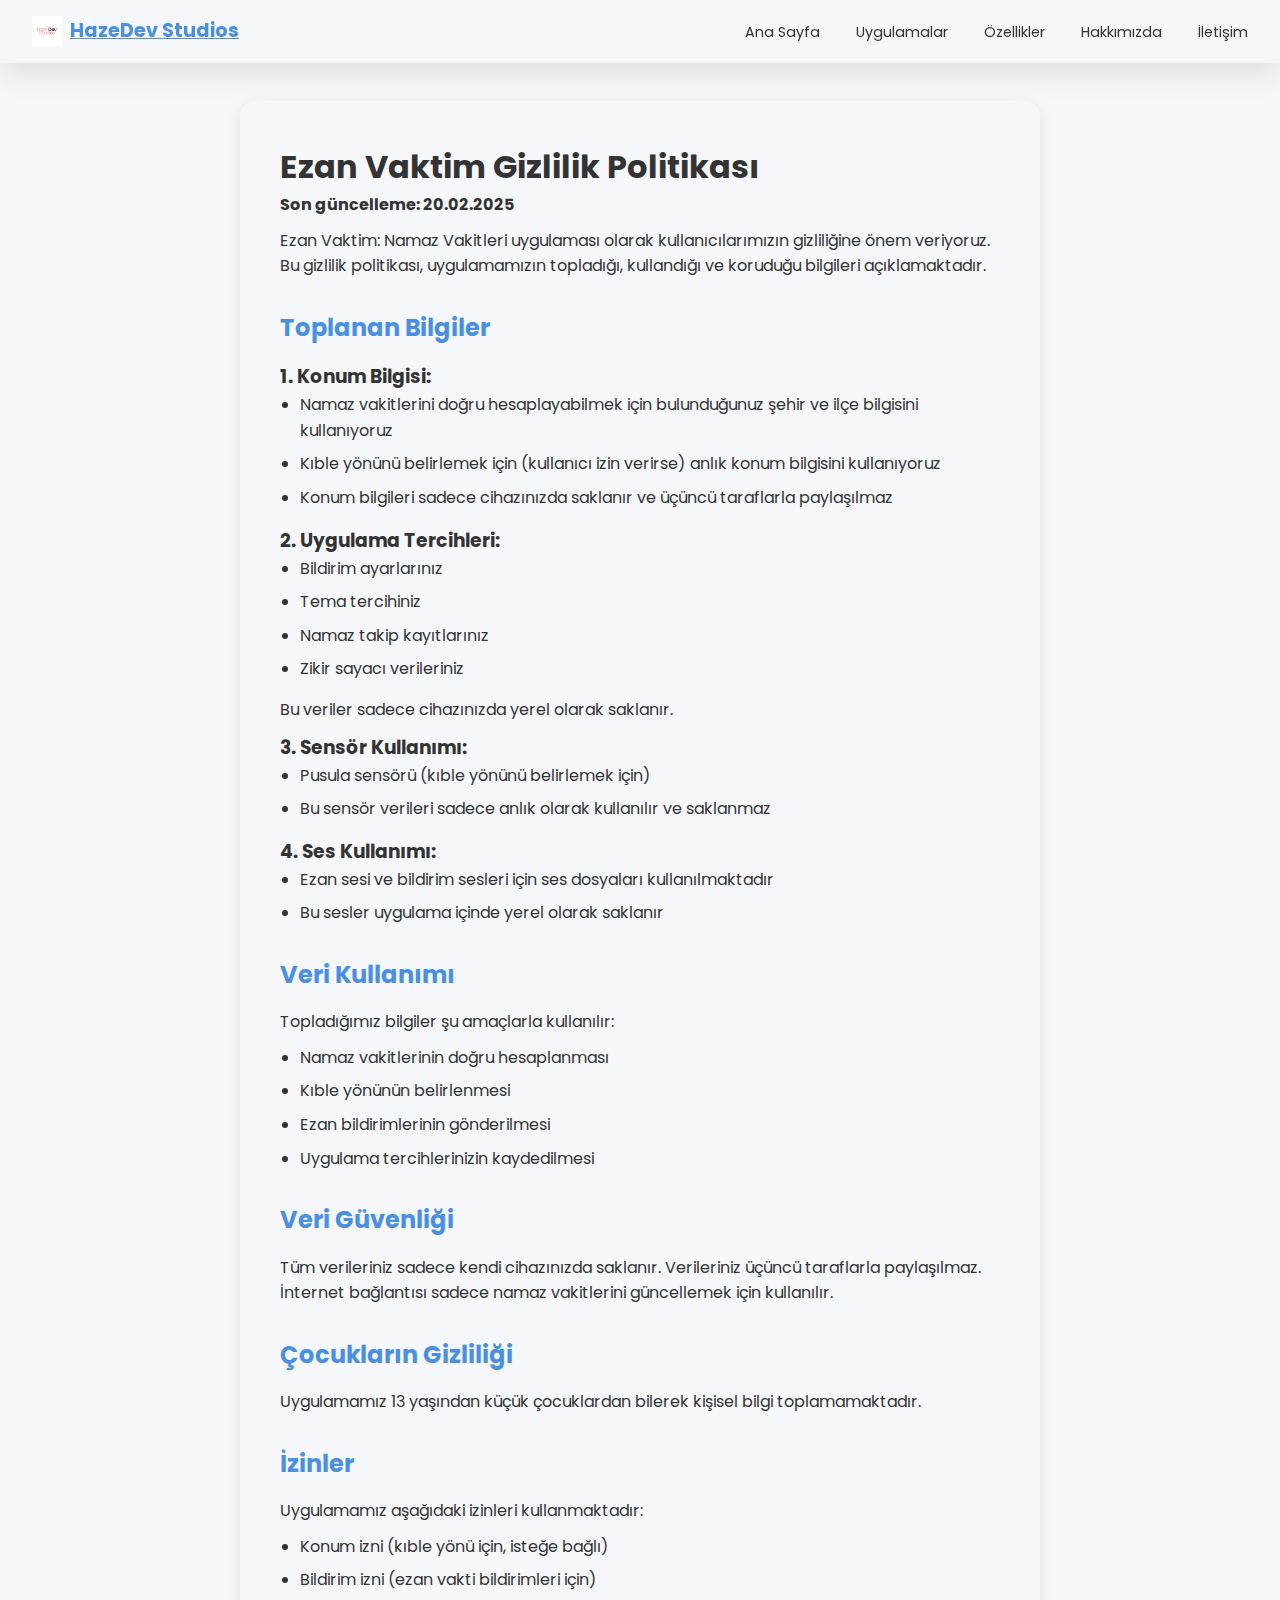
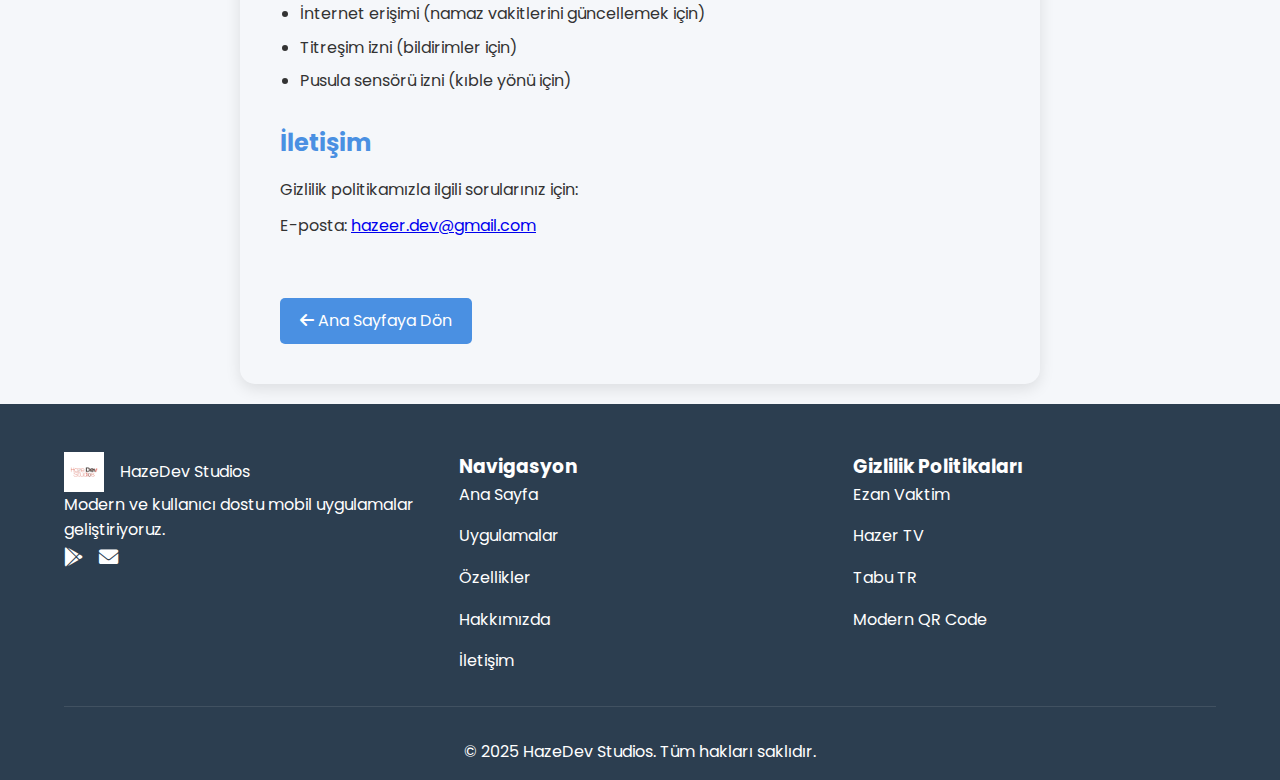
<file: ezan-vaktim-privacy.html>
<!DOCTYPE html>
<html lang="tr">
<head>
    <meta charset="UTF-8">
    <meta name="viewport" content="width=device-width, initial-scale=1.0">
    <title>Ezan Vaktim Gizlilik Politikası - HazeDev Studios</title>
    <link rel="stylesheet" href="style.css">
    <link rel="stylesheet" href="https://cdnjs.cloudflare.com/ajax/libs/font-awesome/6.0.0/css/all.min.css">
    <link href="https://fonts.googleapis.com/css2?family=Poppins:wght@300;400;500;600;700&display=swap" rel="stylesheet">
    <style>
        body {
            padding-top: 81px;
        }
        .navbar {
            position: fixed;
            top: 0;
            left: 0;
            right: 0;
            z-index: 1000;
            background: var(--bg-color);
        }
        .privacy-content {
            max-width: 800px;
            margin: 20px auto;
            padding: 40px;
            background: var(--card-bg);
            border-radius: 15px;
            box-shadow: 0 5px 15px rgba(0,0,0,0.1);
        }
        .privacy-section {
            margin-bottom: 30px;
        }
        .privacy-section h2 {
            color: var(--primary-color);
            margin-bottom: 15px;
        }
        .privacy-section p {
            margin-bottom: 10px;
            line-height: 1.6;
        }
        .privacy-section ul {
            margin-left: 20px;
            margin-bottom: 15px;
        }
        .privacy-section li {
            margin-bottom: 8px;
            line-height: 1.6;
        }
        .back-button {
            display: inline-block;
            margin-top: 30px;
            padding: 10px 20px;
            background: var(--primary-color);
            color: white;
            text-decoration: none;
            border-radius: 5px;
            transition: all 0.3s ease;
        }
        .back-button:hover {
            background: var(--secondary-color);
            transform: translateY(-2px);
        }
    </style>
</head>
<body>
    <nav class="navbar">
        <a href="index.html" class="logo">
            <img src="assets/logo.png" alt="HazeDev Studios Logo">
            HazeDev Studios
        </a>
        <div class="nav-links">
            <a href="index.html#anasayfa">Ana Sayfa</a>
            <a href="index.html#uygulamalar">Uygulamalar</a>
            <a href="index.html#ozellikler">Özellikler</a>
            <a href="index.html#hakkimizda">Hakkımızda</a>
            <a href="index.html#iletisim">İletişim</a>
        </div>
    </nav>

    <section class="privacy-content">
        <h1>Ezan Vaktim Gizlilik Politikası</h1>
        
        <div class="privacy-section">
            <p><strong>Son güncelleme: 20.02.2025</strong></p>
            <p>Ezan Vaktim: Namaz Vakitleri uygulaması olarak kullanıcılarımızın gizliliğine önem veriyoruz. Bu gizlilik politikası, uygulamamızın topladığı, kullandığı ve koruduğu bilgileri açıklamaktadır.</p>
        </div>

        <div class="privacy-section">
            <h2>Toplanan Bilgiler</h2>
            <h3>1. Konum Bilgisi:</h3>
            <ul>
                <li>Namaz vakitlerini doğru hesaplayabilmek için bulunduğunuz şehir ve ilçe bilgisini kullanıyoruz</li>
                <li>Kıble yönünü belirlemek için (kullanıcı izin verirse) anlık konum bilgisini kullanıyoruz</li>
                <li>Konum bilgileri sadece cihazınızda saklanır ve üçüncü taraflarla paylaşılmaz</li>
            </ul>

            <h3>2. Uygulama Tercihleri:</h3>
            <ul>
                <li>Bildirim ayarlarınız</li>
                <li>Tema tercihiniz</li>
                <li>Namaz takip kayıtlarınız</li>
                <li>Zikir sayacı verileriniz</li>
            </ul>
            <p>Bu veriler sadece cihazınızda yerel olarak saklanır.</p>

            <h3>3. Sensör Kullanımı:</h3>
            <ul>
                <li>Pusula sensörü (kıble yönünü belirlemek için)</li>
                <li>Bu sensör verileri sadece anlık olarak kullanılır ve saklanmaz</li>
            </ul>

            <h3>4. Ses Kullanımı:</h3>
            <ul>
                <li>Ezan sesi ve bildirim sesleri için ses dosyaları kullanılmaktadır</li>
                <li>Bu sesler uygulama içinde yerel olarak saklanır</li>
            </ul>
        </div>

        <div class="privacy-section">
            <h2>Veri Kullanımı</h2>
            <p>Topladığımız bilgiler şu amaçlarla kullanılır:</p>
            <ul>
                <li>Namaz vakitlerinin doğru hesaplanması</li>
                <li>Kıble yönünün belirlenmesi</li>
                <li>Ezan bildirimlerinin gönderilmesi</li>
                <li>Uygulama tercihlerinizin kaydedilmesi</li>
            </ul>
        </div>

        <div class="privacy-section">
            <h2>Veri Güvenliği</h2>
            <p>Tüm verileriniz sadece kendi cihazınızda saklanır. Verileriniz üçüncü taraflarla paylaşılmaz. İnternet bağlantısı sadece namaz vakitlerini güncellemek için kullanılır.</p>
        </div>

        <div class="privacy-section">
            <h2>Çocukların Gizliliği</h2>
            <p>Uygulamamız 13 yaşından küçük çocuklardan bilerek kişisel bilgi toplamamaktadır.</p>
        </div>

        <div class="privacy-section">
            <h2>İzinler</h2>
            <p>Uygulamamız aşağıdaki izinleri kullanmaktadır:</p>
            <ul>
                <li>Konum izni (kıble yönü için, isteğe bağlı)</li>
                <li>Bildirim izni (ezan vakti bildirimleri için)</li>
                <li>İnternet erişimi (namaz vakitlerini güncellemek için)</li>
                <li>Titreşim izni (bildirimler için)</li>
                <li>Pusula sensörü izni (kıble yönü için)</li>
            </ul>
        </div>

        <div class="privacy-section">
            <h2>İletişim</h2>
            <p>Gizlilik politikamızla ilgili sorularınız için:</p>
            <p>E-posta: <a href="mailto:hazeer.dev@gmail.com">hazeer.dev@gmail.com</a></p>
        </div>

        <a href="index.html" class="back-button">
            <i class="fas fa-arrow-left"></i> Ana Sayfaya Dön
        </a>
    </section>

    <footer>
        <div class="footer-content">
            <div class="footer-section footer-brand">
                <div class="footer-logo">
                    <img src="assets/logo.png" alt="HazeDev Studios Logo">
                    <span>HazeDev Studios</span>
                </div>
                <p class="footer-description">Modern ve kullanıcı dostu mobil uygulamalar geliştiriyoruz.</p>
                <div class="footer-social">
                    <a href="https://play.google.com/store/apps/dev?id=8443591393731960192" target="_blank" title="Google Play"><i class="fab fa-google-play"></i></a>
                    <a href="mailto:hazeer.dev@gmail.com" title="E-posta"><i class="fas fa-envelope"></i></a>
                </div>
            </div>
            <div class="footer-section">
                <h3 class="footer-title">Navigasyon</h3>
                <div class="footer-links">
                    <a href="index.html#anasayfa">Ana Sayfa</a>
                    <a href="index.html#uygulamalar">Uygulamalar</a>
                    <a href="index.html#ozellikler">Özellikler</a>
                    <a href="index.html#hakkimizda">Hakkımızda</a>
                    <a href="index.html#iletisim">İletişim</a>
                </div>
            </div>
            <div class="footer-section">
                <h3 class="footer-title">Gizlilik Politikaları</h3>
                <div class="footer-links">
                    <a href="ezan-vaktim-privacy.html">Ezan Vaktim</a>
                    <a href="hazer-tv-privacy.html">Hazer TV</a>
                    <a href="tabu-tr-privacy.html">Tabu TR</a>
                    <a href="modern-qr-privacy.html">Modern QR Code</a>
                </div>
            </div>
        </div>
        <div class="footer-bottom">
            <p>&copy; 2025 HazeDev Studios. Tüm hakları saklıdır.</p>
        </div>
    </footer>

    <script src="script.js"></script>
</body>
</html>
</file>
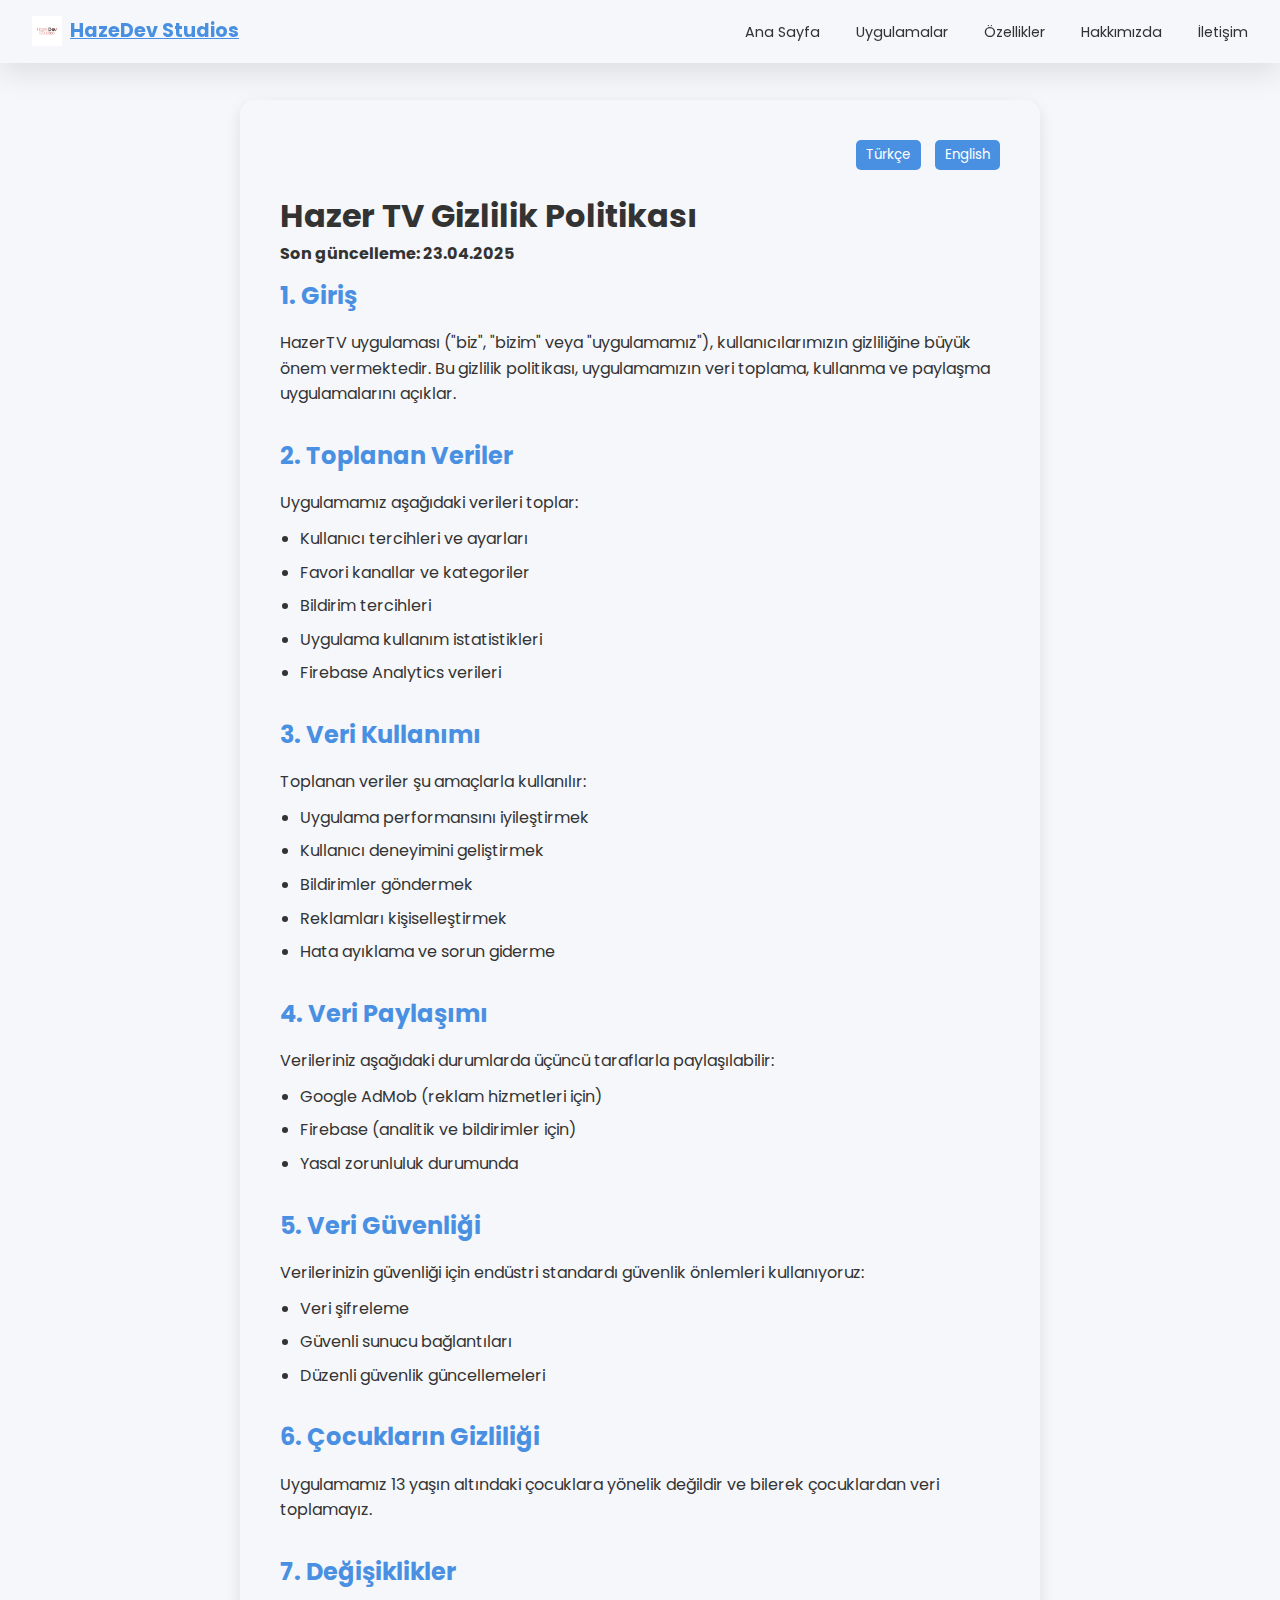
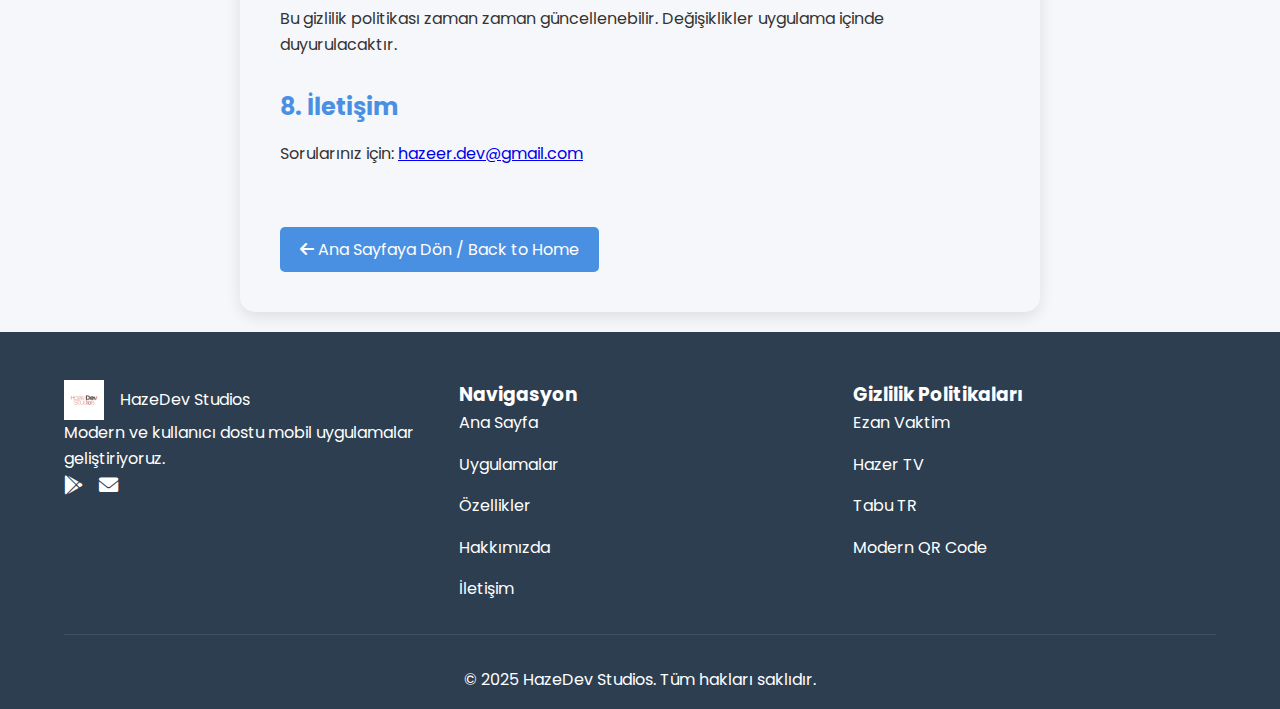
<file: hazer-tv-privacy.html>
<!DOCTYPE html>
<html lang="tr">
<head>
    <meta charset="UTF-8">
    <meta name="viewport" content="width=device-width, initial-scale=1.0">
    <title>Hazer TV Gizlilik Politikası - HazeDev Studios</title>
    <link rel="stylesheet" href="style.css">
    <link rel="stylesheet" href="https://cdnjs.cloudflare.com/ajax/libs/font-awesome/6.0.0/css/all.min.css">
    <link href="https://fonts.googleapis.com/css2?family=Poppins:wght@300;400;500;600;700&display=swap" rel="stylesheet">
    <style>
        body {
            padding-top: 80px;
        }
        .navbar {
            position: fixed;
            top: 0;
            left: 0;
            right: 0;
            z-index: 1000;
            background: var(--bg-color);
        }
        .privacy-content {
            max-width: 800px;
            margin: 20px auto;
            padding: 40px;
            background: var(--card-bg);
            border-radius: 15px;
            box-shadow: 0 5px 15px rgba(0,0,0,0.1);
        }
        .privacy-section {
            margin-bottom: 30px;
        }
        .privacy-section h2 {
            color: var(--primary-color);
            margin-bottom: 15px;
        }
        .privacy-section p {
            margin-bottom: 10px;
            line-height: 1.6;
        }
        .privacy-section ul {
            margin-left: 20px;
            margin-bottom: 15px;
        }
        .privacy-section li {
            margin-bottom: 8px;
            line-height: 1.6;
        }
        .back-button {
            display: inline-block;
            margin-top: 30px;
            padding: 10px 20px;
            background: var(--primary-color);
            color: white;
            text-decoration: none;
            border-radius: 5px;
            transition: all 0.3s ease;
        }
        .back-button:hover {
            background: var(--secondary-color);
            transform: translateY(-2px);
        }
        .language-switch {
            margin-bottom: 20px;
            text-align: right;
        }
        .language-switch button {
            padding: 5px 10px;
            margin-left: 10px;
            background: var(--primary-color);
            color: white;
            border: none;
            border-radius: 5px;
            cursor: pointer;
        }
        .language-switch button:hover {
            background: var(--secondary-color);
        }
    </style>
</head>
<body>
    <nav class="navbar">
        <a href="index.html#anasayfa" class="logo">
            <img src="assets/logo.png" alt="HazeDev Studios Logo">
            HazeDev Studios
        </a>
        <div class="nav-links">
            <a href="index.html#anasayfa">Ana Sayfa</a>
            <a href="index.html#uygulamalar">Uygulamalar</a>
            <a href="index.html#ozellikler">Özellikler</a>
            <a href="index.html#hakkimizda">Hakkımızda</a>
            <a href="index.html#iletisim">İletişim</a>
        </div>
    </nav>

    <section class="privacy-content">
        <div class="language-switch">
            <button onclick="showTurkish()">Türkçe</button>
            <button onclick="showEnglish()">English</button>
        </div>

        <div id="turkish-content">
            <h1>Hazer TV Gizlilik Politikası</h1>
            
            <div class="privacy-section">
                <p><strong>Son güncelleme: 23.04.2025</strong></p>
                <h2>1. Giriş</h2>
                <p>HazerTV uygulaması ("biz", "bizim" veya "uygulamamız"), kullanıcılarımızın gizliliğine büyük önem vermektedir. Bu gizlilik politikası, uygulamamızın veri toplama, kullanma ve paylaşma uygulamalarını açıklar.</p>
            </div>

            <div class="privacy-section">
                <h2>2. Toplanan Veriler</h2>
                <p>Uygulamamız aşağıdaki verileri toplar:</p>
                <ul>
                    <li>Kullanıcı tercihleri ve ayarları</li>
                    <li>Favori kanallar ve kategoriler</li>
                    <li>Bildirim tercihleri</li>
                    <li>Uygulama kullanım istatistikleri</li>
                    <li>Firebase Analytics verileri</li>
                </ul>
            </div>

            <div class="privacy-section">
                <h2>3. Veri Kullanımı</h2>
                <p>Toplanan veriler şu amaçlarla kullanılır:</p>
                <ul>
                    <li>Uygulama performansını iyileştirmek</li>
                    <li>Kullanıcı deneyimini geliştirmek</li>
                    <li>Bildirimler göndermek</li>
                    <li>Reklamları kişiselleştirmek</li>
                    <li>Hata ayıklama ve sorun giderme</li>
                </ul>
            </div>

            <div class="privacy-section">
                <h2>4. Veri Paylaşımı</h2>
                <p>Verileriniz aşağıdaki durumlarda üçüncü taraflarla paylaşılabilir:</p>
                <ul>
                    <li>Google AdMob (reklam hizmetleri için)</li>
                    <li>Firebase (analitik ve bildirimler için)</li>
                    <li>Yasal zorunluluk durumunda</li>
                </ul>
            </div>

            <div class="privacy-section">
                <h2>5. Veri Güvenliği</h2>
                <p>Verilerinizin güvenliği için endüstri standardı güvenlik önlemleri kullanıyoruz:</p>
                <ul>
                    <li>Veri şifreleme</li>
                    <li>Güvenli sunucu bağlantıları</li>
                    <li>Düzenli güvenlik güncellemeleri</li>
                </ul>
            </div>

            <div class="privacy-section">
                <h2>6. Çocukların Gizliliği</h2>
                <p>Uygulamamız 13 yaşın altındaki çocuklara yönelik değildir ve bilerek çocuklardan veri toplamayız.</p>
            </div>

            <div class="privacy-section">
                <h2>7. Değişiklikler</h2>
                <p>Bu gizlilik politikası zaman zaman güncellenebilir. Değişiklikler uygulama içinde duyurulacaktır.</p>
            </div>

            <div class="privacy-section">
                <h2>8. İletişim</h2>
                <p>Sorularınız için: <a href="mailto:hazeer.dev@gmail.com">hazeer.dev@gmail.com</a></p>
            </div>
        </div>

        <div id="english-content" style="display: none;">
            <h1>Hazer TV Privacy Policy</h1>
            
            <div class="privacy-section">
                <p><strong>Last updated: April 23, 2025</strong></p>
                <h2>1. Introduction</h2>
                <p>The HazerTV application ("we", "our" or "our app") takes your privacy seriously. This privacy policy describes our data collection, use, and sharing practices.</p>
            </div>

            <div class="privacy-section">
                <h2>2. Data Collection</h2>
                <p>Our app collects the following data:</p>
                <ul>
                    <li>User preferences and settings</li>
                    <li>Favorite channels and categories</li>
                    <li>Notification preferences</li>
                    <li>App usage statistics</li>
                    <li>Firebase Analytics data</li>
                </ul>
            </div>

            <div class="privacy-section">
                <h2>3. Data Usage</h2>
                <p>Collected data is used for:</p>
                <ul>
                    <li>Improving app performance</li>
                    <li>Enhancing user experience</li>
                    <li>Sending notifications</li>
                    <li>Personalizing advertisements</li>
                    <li>Debugging and troubleshooting</li>
                </ul>
            </div>

            <div class="privacy-section">
                <h2>4. Data Sharing</h2>
                <p>Your data may be shared with third parties in the following cases:</p>
                <ul>
                    <li>Google AdMob (for advertising services)</li>
                    <li>Firebase (for analytics and notifications)</li>
                    <li>When required by law</li>
                </ul>
            </div>

            <div class="privacy-section">
                <h2>5. Data Security</h2>
                <p>We use industry-standard security measures to protect your data:</p>
                <ul>
                    <li>Data encryption</li>
                    <li>Secure server connections</li>
                    <li>Regular security updates</li>
                </ul>
            </div>

            <div class="privacy-section">
                <h2>6. Children's Privacy</h2>
                <p>Our app is not directed at children under 13 and we do not knowingly collect data from children.</p>
            </div>

            <div class="privacy-section">
                <h2>7. Changes</h2>
                <p>This privacy policy may be updated from time to time. Changes will be announced within the app.</p>
            </div>

            <div class="privacy-section">
                <h2>8. Contact</h2>
                <p>For questions: <a href="mailto:hazeer.dev@gmail.com">hazeer.dev@gmail.com</a></p>
            </div>
        </div>

        <a href="index.html" class="back-button">
            <i class="fas fa-arrow-left"></i> Ana Sayfaya Dön / Back to Home
        </a>
    </section>

    <footer>
        <div class="footer-content">
            <div class="footer-section footer-brand">
                <div class="footer-logo">
                    <img src="assets/logo.png" alt="HazeDev Studios Logo">
                    <span>HazeDev Studios</span>
                </div>
                <p class="footer-description">Modern ve kullanıcı dostu mobil uygulamalar geliştiriyoruz.</p>
                <div class="footer-social">
                    <a href="https://play.google.com/store/apps/dev?id=8443591393731960192" target="_blank" title="Google Play"><i class="fab fa-google-play"></i></a>
                    <a href="mailto:hazeer.dev@gmail.com" title="E-posta"><i class="fas fa-envelope"></i></a>
                </div>
            </div>
            <div class="footer-section">
                <h3 class="footer-title">Navigasyon</h3>
                <div class="footer-links">
                    <a href="index.html#anasayfa">Ana Sayfa</a>
                    <a href="index.html#uygulamalar">Uygulamalar</a>
                    <a href="index.html#ozellikler">Özellikler</a>
                    <a href="index.html#hakkimizda">Hakkımızda</a>
                    <a href="index.html#iletisim">İletişim</a>
                </div>
            </div>
            <div class="footer-section">
                <h3 class="footer-title">Gizlilik Politikaları</h3>
                <div class="footer-links">
                    <a href="ezan-vaktim-privacy.html">Ezan Vaktim</a>
                    <a href="hazer-tv-privacy.html">Hazer TV</a>
                    <a href="tabu-tr-privacy.html">Tabu TR</a>
                    <a href="modern-qr-privacy.html">Modern QR Code</a>
                </div>
            </div>
        </div>
        <div class="footer-bottom">
            <p>&copy; 2025 HazeDev Studios. Tüm hakları saklıdır.</p>
        </div>
    </footer>

    <script>
        function showTurkish() {
            document.getElementById('turkish-content').style.display = 'block';
            document.getElementById('english-content').style.display = 'none';
        }

        function showEnglish() {
            document.getElementById('turkish-content').style.display = 'none';
            document.getElementById('english-content').style.display = 'block';
        }
    </script>
    <script src="script.js"></script>
</body>
</html>
</file>
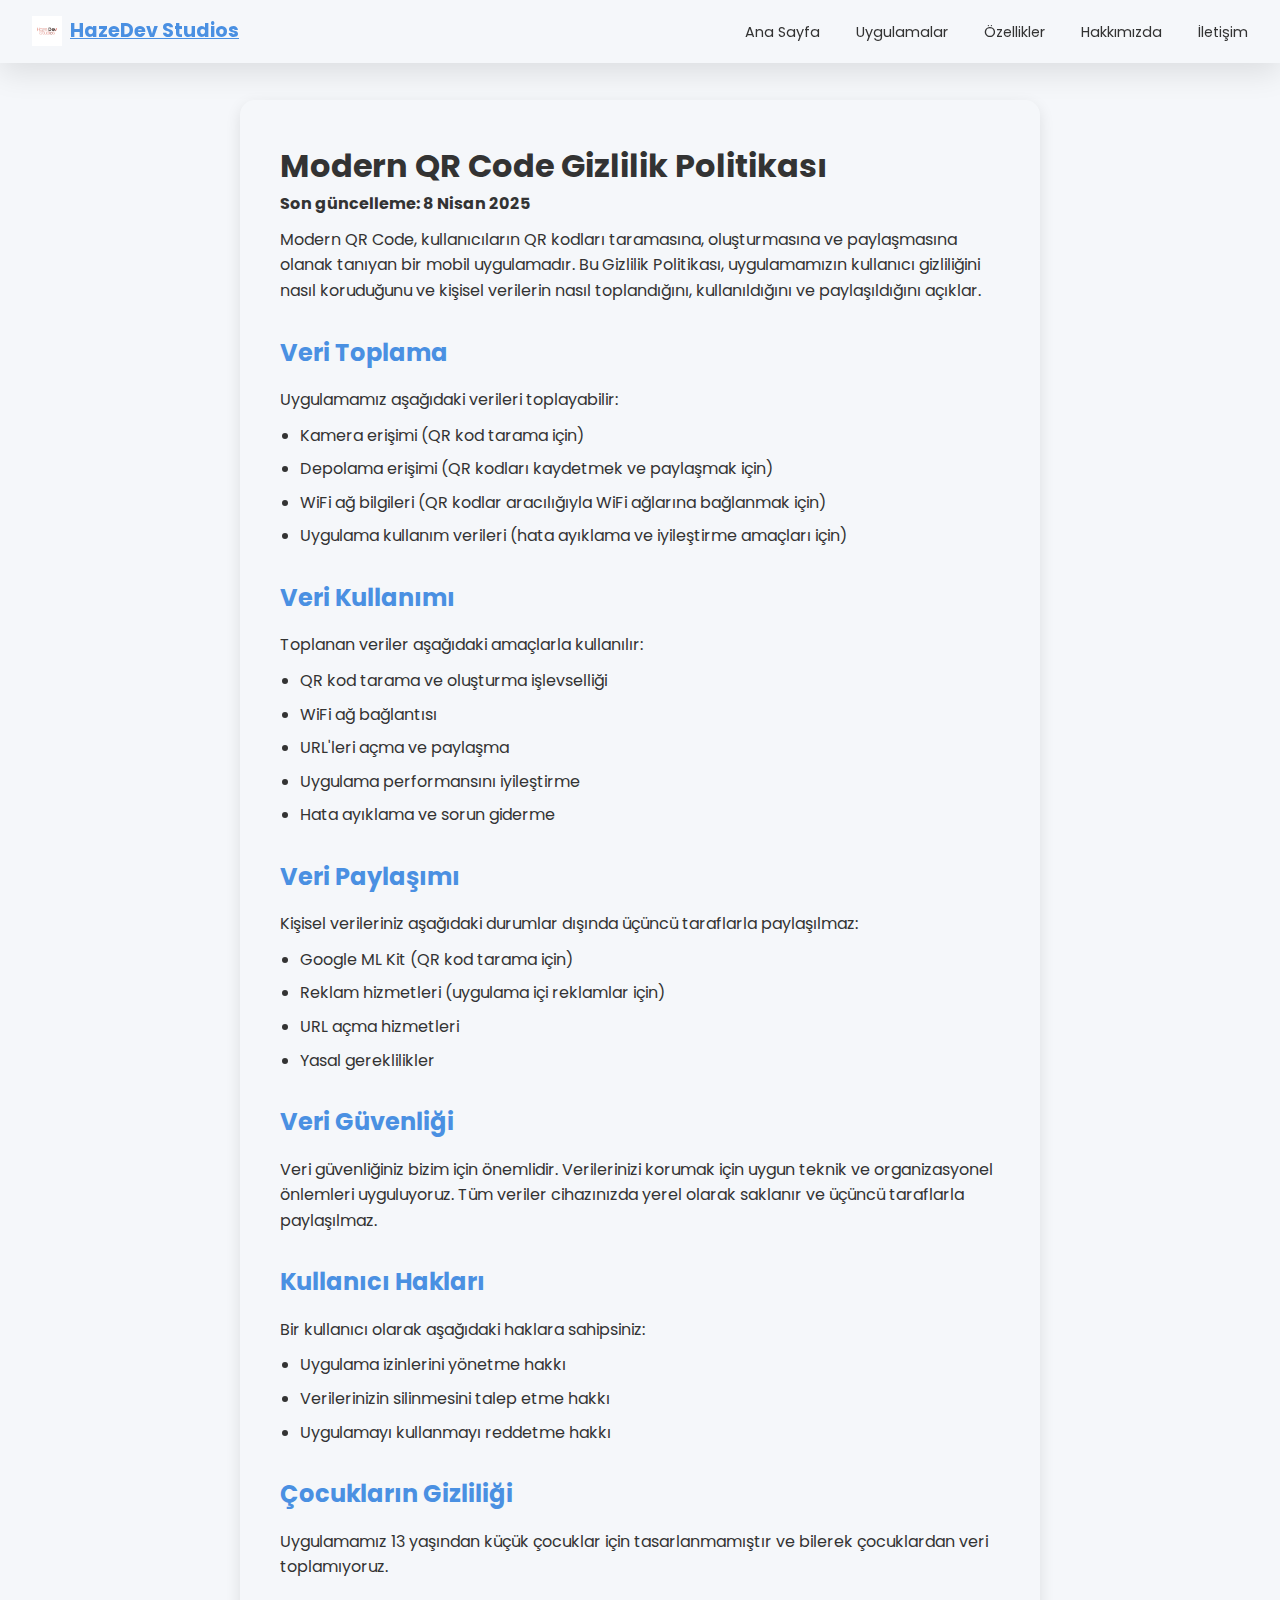
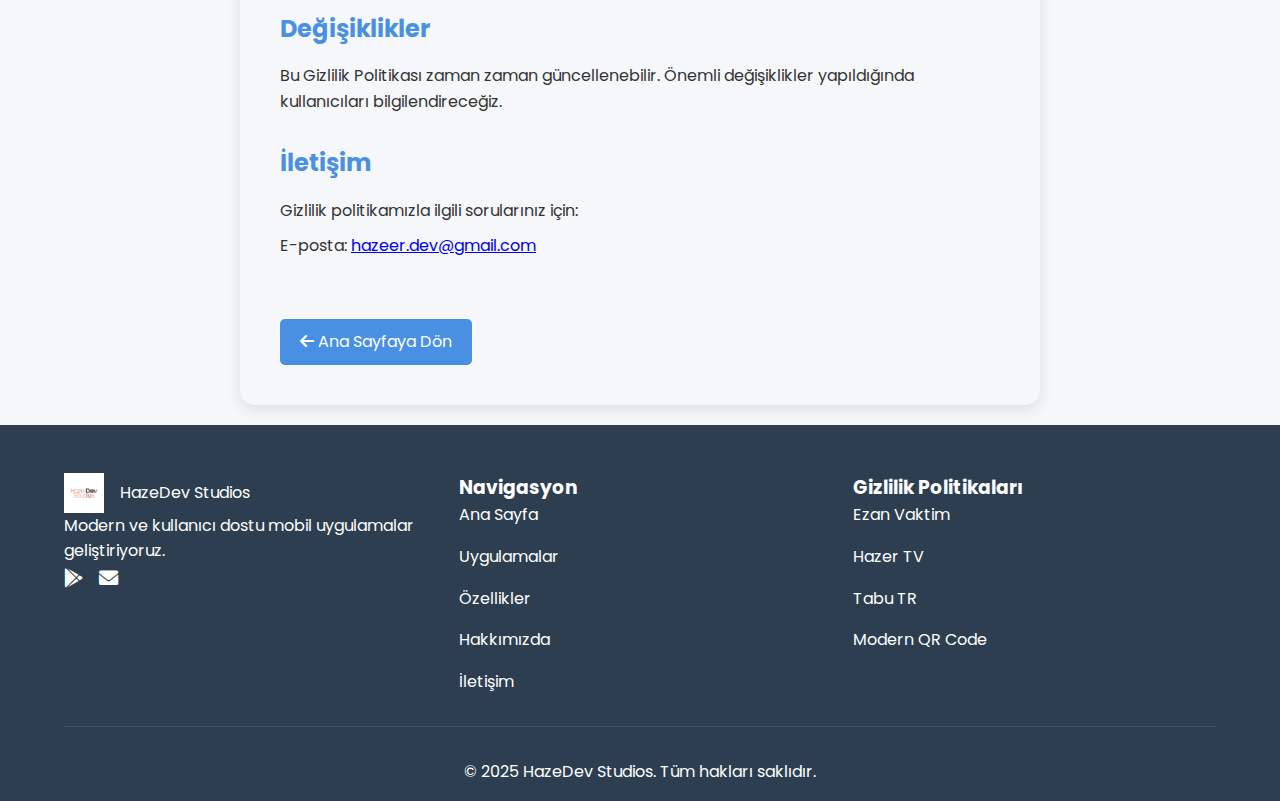
<file: modern-qr-privacy.html>
<!DOCTYPE html>
<html lang="tr">
<head>
    <meta charset="UTF-8">
    <meta name="viewport" content="width=device-width, initial-scale=1.0">
    <title>Modern QR Code Gizlilik Politikası - HazeDev Studios</title>
    <link rel="stylesheet" href="style.css">
    <link rel="stylesheet" href="https://cdnjs.cloudflare.com/ajax/libs/font-awesome/6.0.0/css/all.min.css">
    <link href="https://fonts.googleapis.com/css2?family=Poppins:wght@300;400;500;600;700&display=swap" rel="stylesheet">
    <style>
        body {
            padding-top: 80px;
        }
        .navbar {
            position: fixed;
            top: 0;
            left: 0;
            right: 0;
            z-index: 1000;
            background: var(--bg-color);
        }
        .privacy-content {
            max-width: 800px;
            margin: 20px auto;
            padding: 40px;
            background: var(--card-bg);
            border-radius: 15px;
            box-shadow: 0 5px 15px rgba(0,0,0,0.1);
        }
        .privacy-section {
            margin-bottom: 30px;
        }
        .privacy-section h2 {
            color: var(--primary-color);
            margin-bottom: 15px;
        }
        .privacy-section p {
            margin-bottom: 10px;
            line-height: 1.6;
        }
        .privacy-section ul {
            margin-left: 20px;
            margin-bottom: 15px;
        }
        .privacy-section li {
            margin-bottom: 8px;
            line-height: 1.6;
        }
        .back-button {
            display: inline-block;
            margin-top: 30px;
            padding: 10px 20px;
            background: var(--primary-color);
            color: white;
            text-decoration: none;
            border-radius: 5px;
            transition: all 0.3s ease;
        }
        .back-button:hover {
            background: var(--secondary-color);
            transform: translateY(-2px);
        }
    </style>
</head>
<body>
    <nav class="navbar">
        <a href="index.html" class="logo">
            <img src="assets/logo.png" alt="HazeDev Studios Logo">
            HazeDev Studios
        </a>
        <div class="nav-links">
            <a href="index.html#anasayfa">Ana Sayfa</a>
            <a href="index.html#uygulamalar">Uygulamalar</a>
            <a href="index.html#ozellikler">Özellikler</a>
            <a href="index.html#hakkimizda">Hakkımızda</a>
            <a href="index.html#iletisim">İletişim</a>
        </div>
    </nav>

    <section class="privacy-content">
        <h1>Modern QR Code Gizlilik Politikası</h1>
        
        <div class="privacy-section">
            <p><strong>Son güncelleme: 8 Nisan 2025</strong></p>
            <p>Modern QR Code, kullanıcıların QR kodları taramasına, oluşturmasına ve paylaşmasına olanak tanıyan bir mobil uygulamadır. Bu Gizlilik Politikası, uygulamamızın kullanıcı gizliliğini nasıl koruduğunu ve kişisel verilerin nasıl toplandığını, kullanıldığını ve paylaşıldığını açıklar.</p>
        </div>

        <div class="privacy-section">
            <h2>Veri Toplama</h2>
            <p>Uygulamamız aşağıdaki verileri toplayabilir:</p>
            <ul>
                <li>Kamera erişimi (QR kod tarama için)</li>
                <li>Depolama erişimi (QR kodları kaydetmek ve paylaşmak için)</li>
                <li>WiFi ağ bilgileri (QR kodlar aracılığıyla WiFi ağlarına bağlanmak için)</li>
                <li>Uygulama kullanım verileri (hata ayıklama ve iyileştirme amaçları için)</li>
            </ul>
        </div>

        <div class="privacy-section">
            <h2>Veri Kullanımı</h2>
            <p>Toplanan veriler aşağıdaki amaçlarla kullanılır:</p>
            <ul>
                <li>QR kod tarama ve oluşturma işlevselliği</li>
                <li>WiFi ağ bağlantısı</li>
                <li>URL'leri açma ve paylaşma</li>
                <li>Uygulama performansını iyileştirme</li>
                <li>Hata ayıklama ve sorun giderme</li>
            </ul>
        </div>

        <div class="privacy-section">
            <h2>Veri Paylaşımı</h2>
            <p>Kişisel verileriniz aşağıdaki durumlar dışında üçüncü taraflarla paylaşılmaz:</p>
            <ul>
                <li>Google ML Kit (QR kod tarama için)</li>
                <li>Reklam hizmetleri (uygulama içi reklamlar için)</li>
                <li>URL açma hizmetleri</li>
                <li>Yasal gereklilikler</li>
            </ul>
        </div>

        <div class="privacy-section">
            <h2>Veri Güvenliği</h2>
            <p>Veri güvenliğiniz bizim için önemlidir. Verilerinizi korumak için uygun teknik ve organizasyonel önlemleri uyguluyoruz. Tüm veriler cihazınızda yerel olarak saklanır ve üçüncü taraflarla paylaşılmaz.</p>
        </div>

        <div class="privacy-section">
            <h2>Kullanıcı Hakları</h2>
            <p>Bir kullanıcı olarak aşağıdaki haklara sahipsiniz:</p>
            <ul>
                <li>Uygulama izinlerini yönetme hakkı</li>
                <li>Verilerinizin silinmesini talep etme hakkı</li>
                <li>Uygulamayı kullanmayı reddetme hakkı</li>
            </ul>
        </div>

        <div class="privacy-section">
            <h2>Çocukların Gizliliği</h2>
            <p>Uygulamamız 13 yaşından küçük çocuklar için tasarlanmamıştır ve bilerek çocuklardan veri toplamıyoruz.</p>
        </div>

        <div class="privacy-section">
            <h2>Değişiklikler</h2>
            <p>Bu Gizlilik Politikası zaman zaman güncellenebilir. Önemli değişiklikler yapıldığında kullanıcıları bilgilendireceğiz.</p>
        </div>

        <div class="privacy-section">
            <h2>İletişim</h2>
            <p>Gizlilik politikamızla ilgili sorularınız için:</p>
            <p>E-posta: <a href="mailto:hazeer.dev@gmail.com">hazeer.dev@gmail.com</a></p>
        </div>

        <a href="index.html" class="back-button">
            <i class="fas fa-arrow-left"></i> Ana Sayfaya Dön
        </a>
    </section>

    <footer>
        <div class="footer-content">
            <div class="footer-section footer-brand">
                <div class="footer-logo">
                    <img src="assets/logo.png" alt="HazeDev Studios Logo">
                    <span>HazeDev Studios</span>
                </div>
                <p class="footer-description">Modern ve kullanıcı dostu mobil uygulamalar geliştiriyoruz.</p>
                <div class="footer-social">
                    <a href="https://play.google.com/store/apps/dev?id=8443591393731960192" target="_blank" title="Google Play"><i class="fab fa-google-play"></i></a>
                    <a href="mailto:hazeer.dev@gmail.com" title="E-posta"><i class="fas fa-envelope"></i></a>
                </div>
            </div>
            <div class="footer-section">
                <h3 class="footer-title">Navigasyon</h3>
                <div class="footer-links">
                    <a href="index.html#anasayfa">Ana Sayfa</a>
                    <a href="index.html#uygulamalar">Uygulamalar</a>
                    <a href="index.html#ozellikler">Özellikler</a>
                    <a href="index.html#hakkimizda">Hakkımızda</a>
                    <a href="index.html#iletisim">İletişim</a>
                </div>
            </div>
            <div class="footer-section">
                <h3 class="footer-title">Gizlilik Politikaları</h3>
                <div class="footer-links">
                    <a href="ezan-vaktim-privacy.html">Ezan Vaktim</a>
                    <a href="hazer-tv-privacy.html">Hazer TV</a>
                    <a href="tabu-tr-privacy.html">Tabu TR</a>
                    <a href="modern-qr-privacy.html">Modern QR Code</a>
                </div>
            </div>
        </div>
        <div class="footer-bottom">
            <p>&copy; 2025 HazeDev Studios. Tüm hakları saklıdır.</p>
        </div>
    </footer>

    <script src="script.js"></script>
</body>
</html>
</file>
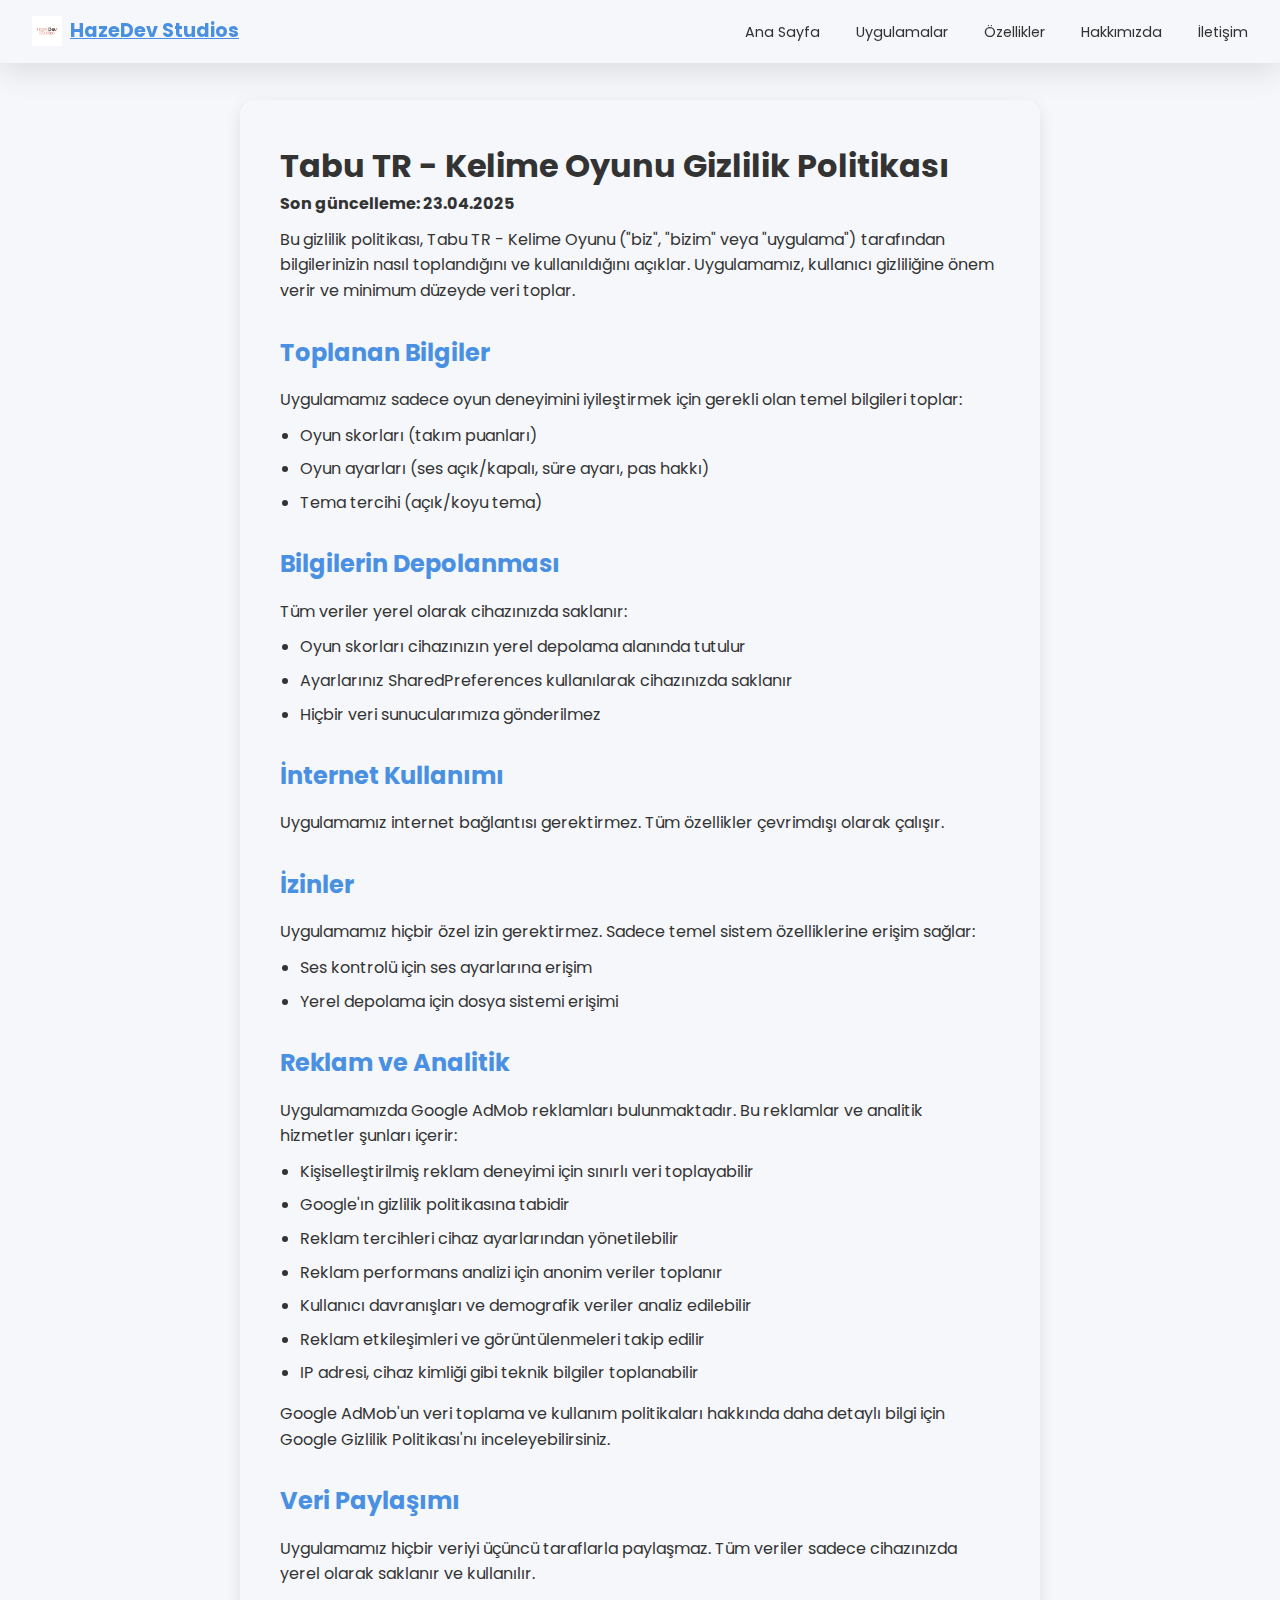
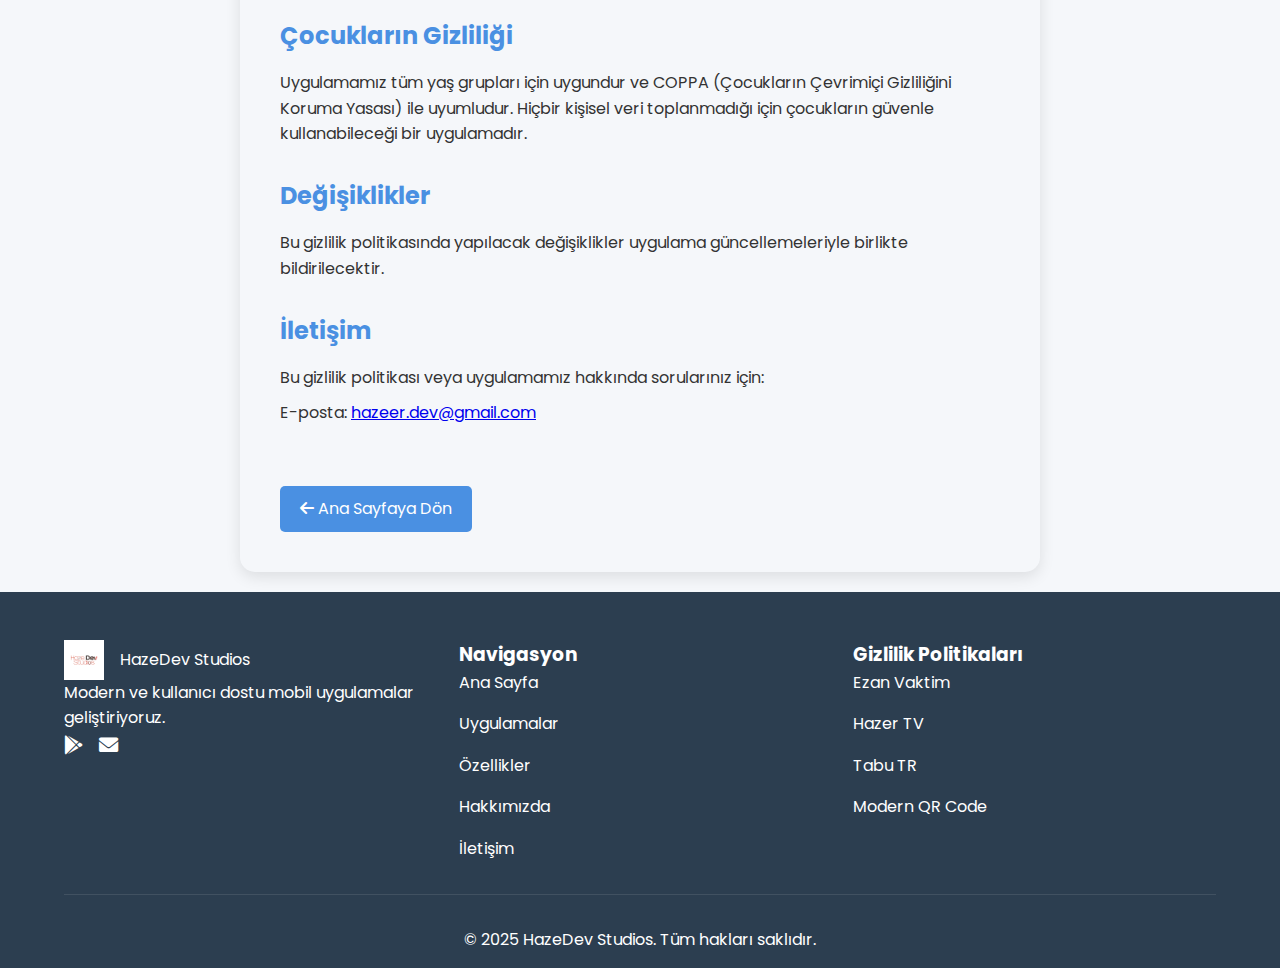
<file: tabu-tr-privacy.html>
<!DOCTYPE html>
<html lang="tr">
<head>
    <meta charset="UTF-8">
    <meta name="viewport" content="width=device-width, initial-scale=1.0">
    <title>Tabu TR Gizlilik Politikası - HazeDev Studios</title>
    <link rel="stylesheet" href="style.css">
    <link rel="stylesheet" href="https://cdnjs.cloudflare.com/ajax/libs/font-awesome/6.0.0/css/all.min.css">
    <link href="https://fonts.googleapis.com/css2?family=Poppins:wght@300;400;500;600;700&display=swap" rel="stylesheet">
    <style>
        body {
            padding-top: 80px;
        }
        .navbar {
            position: fixed;
            top: 0;
            left: 0;
            right: 0;
            z-index: 1000;
            background: var(--bg-color);
        }
        .privacy-content {
            max-width: 800px;
            margin: 20px auto;
            padding: 40px;
            background: var(--card-bg);
            border-radius: 15px;
            box-shadow: 0 5px 15px rgba(0,0,0,0.1);
        }
        .privacy-section {
            margin-bottom: 30px;
        }
        .privacy-section h2 {
            color: var(--primary-color);
            margin-bottom: 15px;
        }
        .privacy-section p {
            margin-bottom: 10px;
            line-height: 1.6;
        }
        .privacy-section ul {
            margin-left: 20px;
            margin-bottom: 15px;
        }
        .privacy-section li {
            margin-bottom: 8px;
            line-height: 1.6;
        }
        .back-button {
            display: inline-block;
            margin-top: 30px;
            padding: 10px 20px;
            background: var(--primary-color);
            color: white;
            text-decoration: none;
            border-radius: 5px;
            transition: all 0.3s ease;
        }
        .back-button:hover {
            background: var(--secondary-color);
            transform: translateY(-2px);
        }
    </style>
</head>
<body>
    <nav class="navbar">
        <a href="index.html#anasayfa" class="logo">
            <img src="assets/logo.png" alt="HazeDev Studios Logo">
            HazeDev Studios
        </a>
        <div class="nav-links">
            <a href="index.html#anasayfa">Ana Sayfa</a>
            <a href="index.html#uygulamalar">Uygulamalar</a>
            <a href="index.html#ozellikler">Özellikler</a>
            <a href="index.html#hakkimizda">Hakkımızda</a>
            <a href="index.html#iletisim">İletişim</a>
        </div>
    </nav>

    <section class="privacy-content">
        <h1>Tabu TR - Kelime Oyunu Gizlilik Politikası</h1>
        
        <div class="privacy-section">
            <p><strong>Son güncelleme: 23.04.2025</strong></p>
            <p>Bu gizlilik politikası, Tabu TR - Kelime Oyunu ("biz", "bizim" veya "uygulama") tarafından bilgilerinizin nasıl toplandığını ve kullanıldığını açıklar. Uygulamamız, kullanıcı gizliliğine önem verir ve minimum düzeyde veri toplar.</p>
        </div>

        <div class="privacy-section">
            <h2>Toplanan Bilgiler</h2>
            <p>Uygulamamız sadece oyun deneyimini iyileştirmek için gerekli olan temel bilgileri toplar:</p>
            <ul>
                <li>Oyun skorları (takım puanları)</li>
                <li>Oyun ayarları (ses açık/kapalı, süre ayarı, pas hakkı)</li>
                <li>Tema tercihi (açık/koyu tema)</li>
            </ul>
        </div>

        <div class="privacy-section">
            <h2>Bilgilerin Depolanması</h2>
            <p>Tüm veriler yerel olarak cihazınızda saklanır:</p>
            <ul>
                <li>Oyun skorları cihazınızın yerel depolama alanında tutulur</li>
                <li>Ayarlarınız SharedPreferences kullanılarak cihazınızda saklanır</li>
                <li>Hiçbir veri sunucularımıza gönderilmez</li>
            </ul>
        </div>

        <div class="privacy-section">
            <h2>İnternet Kullanımı</h2>
            <p>Uygulamamız internet bağlantısı gerektirmez. Tüm özellikler çevrimdışı olarak çalışır.</p>
        </div>

        <div class="privacy-section">
            <h2>İzinler</h2>
            <p>Uygulamamız hiçbir özel izin gerektirmez. Sadece temel sistem özelliklerine erişim sağlar:</p>
            <ul>
                <li>Ses kontrolü için ses ayarlarına erişim</li>
                <li>Yerel depolama için dosya sistemi erişimi</li>
            </ul>
        </div>

        <div class="privacy-section">
            <h2>Reklam ve Analitik</h2>
            <p>Uygulamamızda Google AdMob reklamları bulunmaktadır. Bu reklamlar ve analitik hizmetler şunları içerir:</p>
            <ul>
                <li>Kişiselleştirilmiş reklam deneyimi için sınırlı veri toplayabilir</li>
                <li>Google'ın gizlilik politikasına tabidir</li>
                <li>Reklam tercihleri cihaz ayarlarından yönetilebilir</li>
                <li>Reklam performans analizi için anonim veriler toplanır</li>
                <li>Kullanıcı davranışları ve demografik veriler analiz edilebilir</li>
                <li>Reklam etkileşimleri ve görüntülenmeleri takip edilir</li>
                <li>IP adresi, cihaz kimliği gibi teknik bilgiler toplanabilir</li>
            </ul>
            <p>Google AdMob'un veri toplama ve kullanım politikaları hakkında daha detaylı bilgi için Google Gizlilik Politikası'nı inceleyebilirsiniz.</p>
        </div>

        <div class="privacy-section">
            <h2>Veri Paylaşımı</h2>
            <p>Uygulamamız hiçbir veriyi üçüncü taraflarla paylaşmaz. Tüm veriler sadece cihazınızda yerel olarak saklanır ve kullanılır.</p>
        </div>

        <div class="privacy-section">
            <h2>Çocukların Gizliliği</h2>
            <p>Uygulamamız tüm yaş grupları için uygundur ve COPPA (Çocukların Çevrimiçi Gizliliğini Koruma Yasası) ile uyumludur. Hiçbir kişisel veri toplanmadığı için çocukların güvenle kullanabileceği bir uygulamadır.</p>
        </div>

        <div class="privacy-section">
            <h2>Değişiklikler</h2>
            <p>Bu gizlilik politikasında yapılacak değişiklikler uygulama güncellemeleriyle birlikte bildirilecektir.</p>
        </div>

        <div class="privacy-section">
            <h2>İletişim</h2>
            <p>Bu gizlilik politikası veya uygulamamız hakkında sorularınız için:</p>
            <p>E-posta: <a href="mailto:hazeer.dev@gmail.com">hazeer.dev@gmail.com</a></p>
        </div>

        <a href="index.html" class="back-button">
            <i class="fas fa-arrow-left"></i> Ana Sayfaya Dön
        </a>
    </section>

    <footer>
        <div class="footer-content">
            <div class="footer-section footer-brand">
                <div class="footer-logo">
                    <img src="assets/logo.png" alt="HazeDev Studios Logo">
                    <span>HazeDev Studios</span>
                </div>
                <p class="footer-description">Modern ve kullanıcı dostu mobil uygulamalar geliştiriyoruz.</p>
                <div class="footer-social">
                    <a href="https://play.google.com/store/apps/dev?id=8443591393731960192" target="_blank" title="Google Play"><i class="fab fa-google-play"></i></a>
                    <a href="mailto:hazeer.dev@gmail.com" title="E-posta"><i class="fas fa-envelope"></i></a>
                </div>
            </div>
            <div class="footer-section">
                <h3 class="footer-title">Navigasyon</h3>
                <div class="footer-links">
                    <a href="index.html#anasayfa">Ana Sayfa</a>
                    <a href="index.html#uygulamalar">Uygulamalar</a>
                    <a href="index.html#ozellikler">Özellikler</a>
                    <a href="index.html#hakkimizda">Hakkımızda</a>
                    <a href="index.html#iletisim">İletişim</a>
                </div>
            </div>
            <div class="footer-section">
                <h3 class="footer-title">Gizlilik Politikaları</h3>
                <div class="footer-links">
                    <a href="ezan-vaktim-privacy.html">Ezan Vaktim</a>
                    <a href="hazer-tv-privacy.html">Hazer TV</a>
                    <a href="tabu-tr-privacy.html">Tabu TR</a>
                    <a href="modern-qr-privacy.html">Modern QR Code</a>
                </div>
            </div>
        </div>
        <div class="footer-bottom">
            <p>&copy; 2025 HazeDev Studios. Tüm hakları saklıdır.</p>
        </div>
    </footer>

    <script src="script.js"></script>
</body>
</html>
</file>
<file: style.css>
:root {
    --primary-color: #4a90e2;
    --secondary-color: #2c3e50;
    --accent-color: #e74c3c;
    --text-color: #333;
    --light-bg: #f5f7fa;
    --gradient-primary: linear-gradient(135deg, #4a90e2 0%, #2c3e50 100%);
    --gradient-secondary: linear-gradient(135deg, #f5f7fa 0%, #c3cfe2 100%);
    --box-shadow: 0 10px 30px rgba(0, 0, 0, 0.1);
    --transition: all 0.3s ease;
}

* {
    margin: 0;
    padding: 0;
    box-sizing: border-box;
    font-family: 'Poppins', sans-serif;
}

body {
    line-height: 1.6;
    color: var(--text-color);
    overflow-x: hidden;
    background: var(--light-bg);
}

.navbar {
    position: fixed;
    top: 0;
    width: 100%;
    background: rgba(255, 255, 255, 0.98);
    padding: 1rem 2rem;
    display: flex;
    justify-content: space-between;
    align-items: center;
    box-shadow: var(--box-shadow);
    z-index: 1000;
    transition: var(--transition);
}

.logo {
    font-size: 1.2rem;
    font-weight: 700;
    color: var(--primary-color);
    display: flex;
    align-items: center;
    gap: 0.5rem;
}

.logo img {
    height: 30px;
    width: auto;
}

.nav-links a {
    text-decoration: none;
    color: var(--text-color);
    margin-left: 2rem;
    font-size: 0.9rem;
    transition: var(--transition);
    position: relative;
}

.nav-links a::after {
    content: '';
    position: absolute;
    bottom: -5px;
    left: 0;
    width: 0;
    height: 2px;
    background: var(--primary-color);
    transition: var(--transition);
}

.nav-links a:hover::after {
    width: 100%;
}

.mobile-menu {
    display: none;
    font-size: 1.5rem;
    cursor: pointer;
}

.hero {
    min-height: 100vh;
    display: flex;
    align-items: center;
    justify-content: space-between;
    padding: 0 5%;
    background: var(--gradient-secondary);
    margin-top: 0;
    position: relative;
    overflow: hidden;
}

.hero::before {
    content: '';
    position: absolute;
    top: 0;
    left: 0;
    width: 100%;
    height: 100%;
    background: url('assets/pattern.png');
    opacity: 0.1;
    z-index: 0;
}

.hero-content {
    flex: 1;
    padding-right: 2rem;
    max-width: 600px;
    position: relative;
    z-index: 1;
}

.hero-content h1 {
    font-size: 3rem;
    margin-bottom: 1.5rem;
    color: var(--secondary-color);
    animation: fadeInUp 1s ease;
    line-height: 1.2;
}

.hero-content p {
    font-size: 1.1rem;
    margin-bottom: 2rem;
    color: var(--text-color);
    animation: fadeInUp 1s ease 0.2s;
}

.hero-buttons {
    display: flex;
    gap: 1rem;
    margin-bottom: 3rem;
    animation: fadeInUp 1s ease 0.4s;
}

.cta-button {
    display: inline-block;
    padding: 1rem 2rem;
    background: var(--primary-color);
    color: white;
    text-decoration: none;
    border-radius: 50px;
    transition: var(--transition);
    font-weight: 500;
}

.cta-button.secondary {
    background: white;
    color: var(--primary-color);
    box-shadow: var(--box-shadow);
}

.cta-button:hover {
    transform: translateY(-3px);
    box-shadow: 0 10px 20px rgba(0, 0, 0, 0.1);
}

.hero-stats {
    display: flex;
    gap: 2rem;
    animation: fadeInUp 1s ease 0.6s;
}

.stat-item {
    text-align: center;
}

.stat-number {
    font-size: 2rem;
    font-weight: 700;
    color: var(--primary-color);
    display: block;
}

.stat-label {
    font-size: 0.9rem;
    color: var(--text-color);
}

.hero-image {
    flex: 1;
    text-align: center;
    position: relative;
    z-index: 1;
}

.hero-image img {
    max-width: 100%;
    height: auto;
    animation: float 6s ease-in-out infinite;
}

.floating-badge {
    position: absolute;
    top: 20px;
    right: 20px;
    background: var(--gradient-primary);
    color: white;
    padding: 0.5rem 1rem;
    border-radius: 50px;
    display: flex;
    align-items: center;
    gap: 0.5rem;
    font-size: 0.9rem;
    animation: pulse 2s infinite;
}

@keyframes pulse {
    0% {
        transform: scale(1);
    }
    50% {
        transform: scale(1.05);
    }
    100% {
        transform: scale(1);
    }
}

.apps {
    padding: 5rem 5%;
    background: white;
}

.apps h2 {
    text-align: center;
    margin-bottom: 3rem;
    color: var(--secondary-color);
    font-size: 2.5rem;
    position: relative;
}

.apps h2::after {
    content: '';
    position: absolute;
    bottom: -10px;
    left: 50%;
    transform: translateX(-50%);
    width: 50px;
    height: 3px;
    background: var(--primary-color);
}

.app-grid {
    display: grid;
    grid-template-columns: repeat(auto-fit, minmax(350px, 1fr));
    gap: 2.5rem;
    max-width: 1200px;
    margin: 0 auto;
    padding: 0 1rem;
}

.app-card {
    background: white;
    border-radius: 20px;
    overflow: hidden;
    box-shadow: var(--box-shadow);
    transition: var(--transition);
    border: 1px solid #e9ecef;
}

.app-card:hover {
    transform: translateY(-10px);
}

.app-image {
    position: relative;
    display: flex;
    justify-content: center;
    align-items: center;
    padding: 2rem;
    background: linear-gradient(135deg, #f8f9fa 0%, #e9ecef 100%);
    border-radius: 20px 20px 0 0;
    min-height: 200px;
}

.app-image img {
    max-width: 120px;
    max-height: 120px;
    width: auto;
    height: auto;
    object-fit: contain;
    border-radius: 15px;
    box-shadow: 0 5px 15px rgba(0, 0, 0, 0.1);
    transition: var(--transition);
}

.app-image img:hover {
    transform: scale(1.05);
    box-shadow: 0 8px 25px rgba(0, 0, 0, 0.15);
}

.app-badge {
    position: absolute;
    top: 20px;
    right: 20px;
    background: var(--accent-color);
    color: white;
    padding: 0.5rem 1rem;
    border-radius: 50px;
    font-size: 0.8rem;
}

.app-content {
    padding: 2rem;
}

.app-features {
    display: flex;
    flex-wrap: wrap;
    gap: 1rem;
    margin: 1rem 0;
}

.app-features span {
    display: flex;
    align-items: center;
    gap: 0.5rem;
    font-size: 0.9rem;
    color: var(--text-color);
}

.app-rating {
    display: flex;
    align-items: center;
    gap: 0.5rem;
    margin: 1rem 0;
    color: #ffc107;
}

.app-rating span {
    color: var(--text-color);
    font-size: 0.9rem;
}

.features {
    padding: 5rem 5%;
    background: var(--light-bg);
}

.features h2 {
    text-align: center;
    margin-bottom: 3rem;
    color: var(--secondary-color);
    font-size: 2.5rem;
}

.features-grid {
    display: grid;
    grid-template-columns: repeat(auto-fit, minmax(250px, 1fr));
    gap: 2rem;
    max-width: 1200px;
    margin: 0 auto;
}

.feature-card {
    background: white;
    padding: 2rem;
    border-radius: 20px;
    text-align: center;
    box-shadow: var(--box-shadow);
    transition: var(--transition);
}

.feature-card:hover {
    transform: translateY(-10px);
}

.feature-card i {
    font-size: 2.5rem;
    color: var(--primary-color);
    margin-bottom: 1rem;
}

.about {
    padding: 5rem 5%;
    background: white;
}

.about h2 {
    text-align: center;
    margin-bottom: 3rem;
    color: var(--secondary-color);
    font-size: 2.5rem;
}

.about-content {
    max-width: 1200px;
    margin: 0 auto;
    display: grid;
    grid-template-columns: 1fr 1fr;
    gap: 3rem;
    align-items: center;
}

.about-text p {
    margin-bottom: 1rem;
    font-size: 1.1rem;
    line-height: 1.8;
}

.about-stats {
    display: grid;
    grid-template-columns: repeat(3, 1fr);
    gap: 1rem;
}

.stat-card {
    text-align: center;
    padding: 2rem;
    background: var(--light-bg);
    border-radius: 20px;
    transition: var(--transition);
}

.stat-card:hover {
    transform: translateY(-5px);
    box-shadow: var(--box-shadow);
}

.stat-card .number {
    font-size: 2rem;
    font-weight: 700;
    color: var(--primary-color);
    display: block;
}

.stat-card .label {
    font-size: 0.9rem;
    color: var(--text-color);
}

.contact {
    padding: 5rem 5%;
    background: var(--gradient-primary);
    color: white;
}

.contact h2 {
    text-align: center;
    margin-bottom: 3rem;
    font-size: 2.5rem;
}

.contact-content {
    max-width: 1200px;
    margin: 0 auto;
}

.contact-info {
    display: grid;
    grid-template-columns: repeat(auto-fit, minmax(250px, 1fr));
    gap: 2rem;
}

.contact-card {
    background: rgba(255, 255, 255, 0.1);
    padding: 2rem;
    border-radius: 20px;
    text-align: center;
    backdrop-filter: blur(10px);
    transition: var(--transition);
}

.contact-card:hover {
    transform: translateY(-10px);
    background: rgba(255, 255, 255, 0.2);
}

.contact-card i {
    font-size: 2rem;
    margin-bottom: 1rem;
}

.contact-card h3 {
    margin-bottom: 1rem;
}

.contact-card a {
    color: white;
    text-decoration: none;
    transition: var(--transition);
}

.contact-card a:hover {
    color: var(--accent-color);
}

.social-links {
    display: flex;
    justify-content: center;
    gap: 1rem;
    margin-top: 1rem;
}

.social-links a {
    width: 40px;
    height: 40px;
    display: flex;
    align-items: center;
    justify-content: center;
    background: rgba(255, 255, 255, 0.1);
    border-radius: 50%;
    transition: var(--transition);
}

.social-links a:hover {
    background: var(--accent-color);
    transform: translateY(-5px);
}

footer {
    background: var(--secondary-color);
    color: white;
    padding: 3rem 5% 1rem;
}

.footer-content {
    max-width: 1200px;
    margin: 0 auto;
    display: grid;
    grid-template-columns: repeat(auto-fit, minmax(250px, 1fr));
    gap: 2rem;
    margin-bottom: 2rem;
}

.footer-logo {
    display: flex;
    align-items: center;
    gap: 1rem;
}

.footer-logo img {
    height: 40px;
    width: auto;
}

.footer-links {
    display: flex;
    flex-direction: column;
    gap: 1rem;
}

.footer-links a {
    color: white;
    text-decoration: none;
    transition: var(--transition);
}

.footer-links a:hover {
    color: var(--primary-color);
}

.footer-social {
    display: flex;
    gap: 1rem;
}

.footer-social a {
    color: white;
    font-size: 1.2rem;
    transition: var(--transition);
}

.footer-social a:hover {
    color: var(--primary-color);
    transform: translateY(-3px);
}

.footer-bottom {
    text-align: center;
    padding-top: 2rem;
    border-top: 1px solid rgba(255, 255, 255, 0.1);
}

@keyframes fadeInUp {
    from {
        opacity: 0;
        transform: translateY(20px);
    }
    to {
        opacity: 1;
        transform: translateY(0);
    }
}

@keyframes float {
    0% {
        transform: translateY(0px);
    }
    50% {
        transform: translateY(-20px);
    }
    100% {
        transform: translateY(0px);
    }
}

@media (max-width: 768px) {
    .nav-links {
        display: none;
    }

    .mobile-menu {
        display: block;
    }

    .hero {
        flex-direction: column;
        text-align: center;
        padding-top: 100px;
    }

    .hero-content {
        padding-right: 0;
        margin-bottom: 2rem;
    }

    .hero-buttons {
        flex-direction: column;
    }

    .hero-stats {
        flex-direction: column;
        gap: 1rem;
    }

    .about-content {
        grid-template-columns: 1fr;
    }

    .contact-info {
        grid-template-columns: 1fr;
    }

    .footer-content {
        grid-template-columns: 1fr;
        text-align: center;
    }

    .footer-logo {
        justify-content: center;
    }

    .footer-links {
        align-items: center;
    }

    .footer-social {
        justify-content: center;
    }
}
</file>
